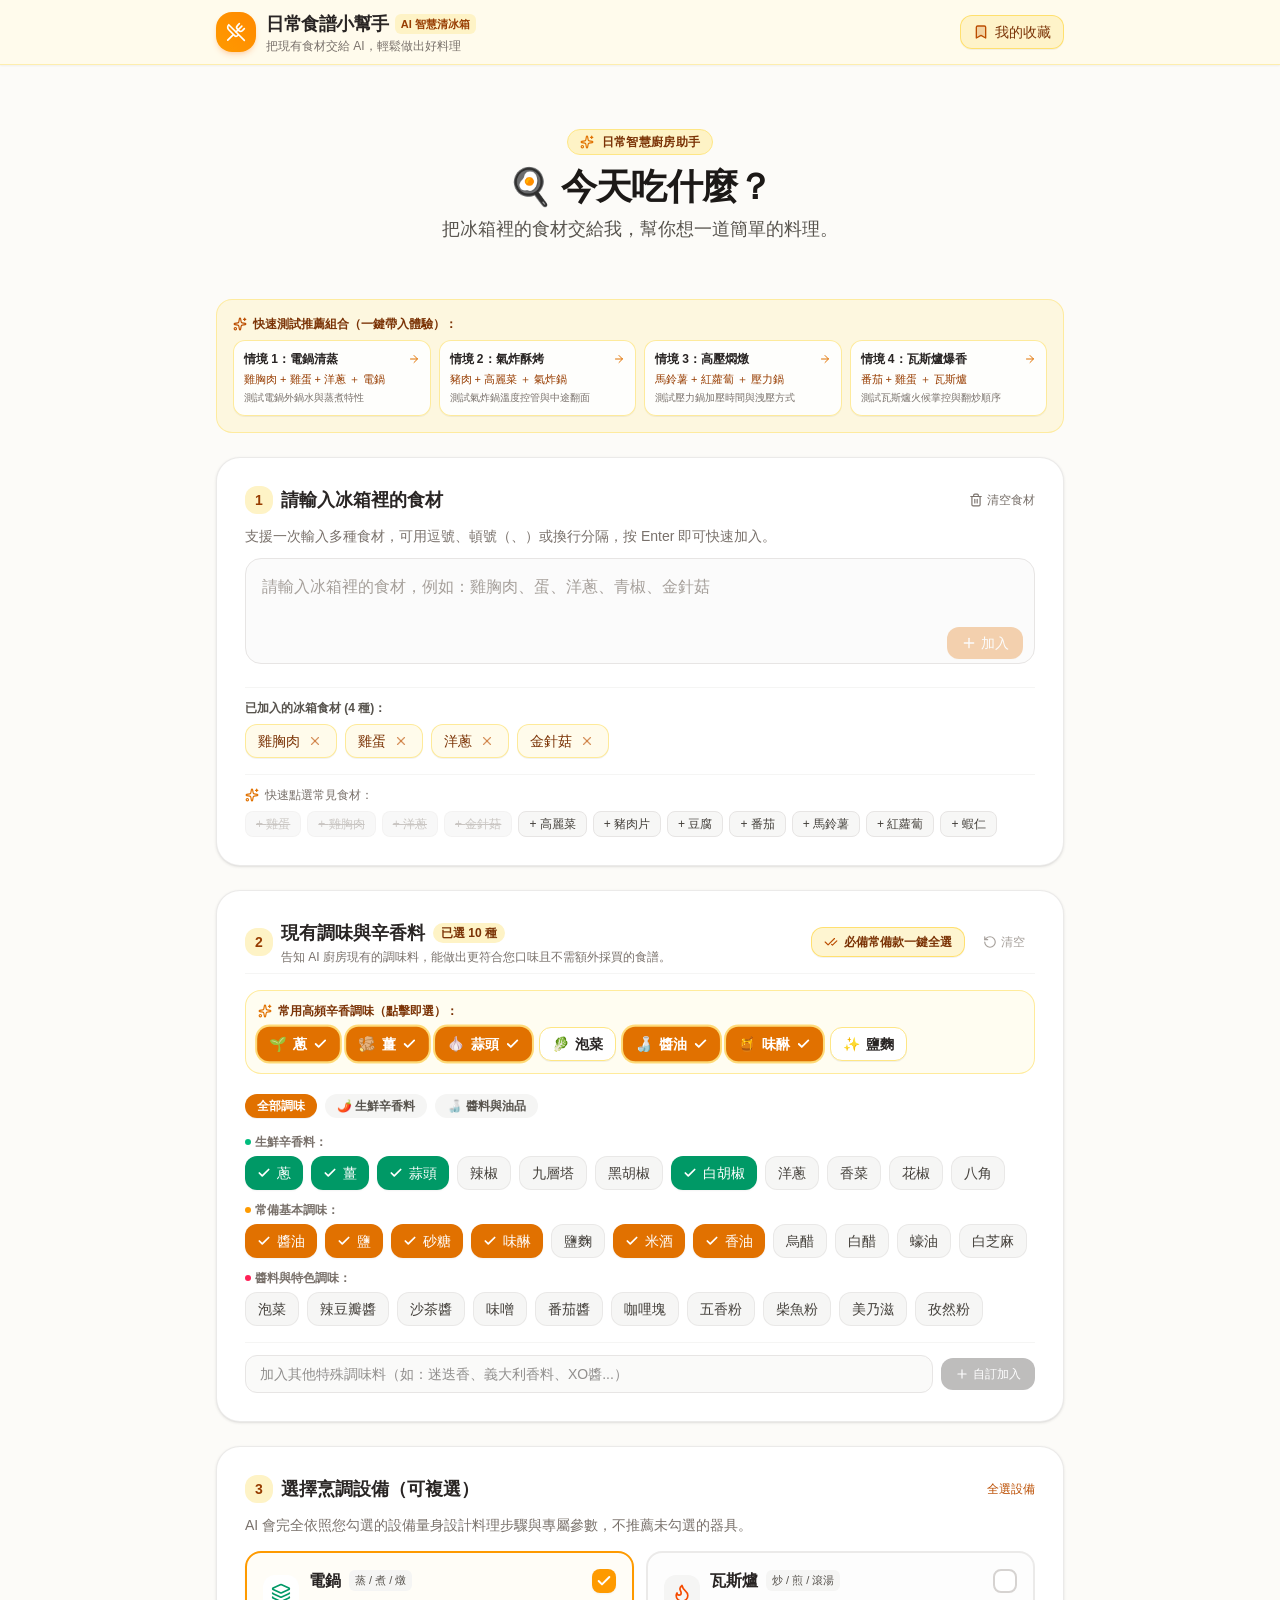
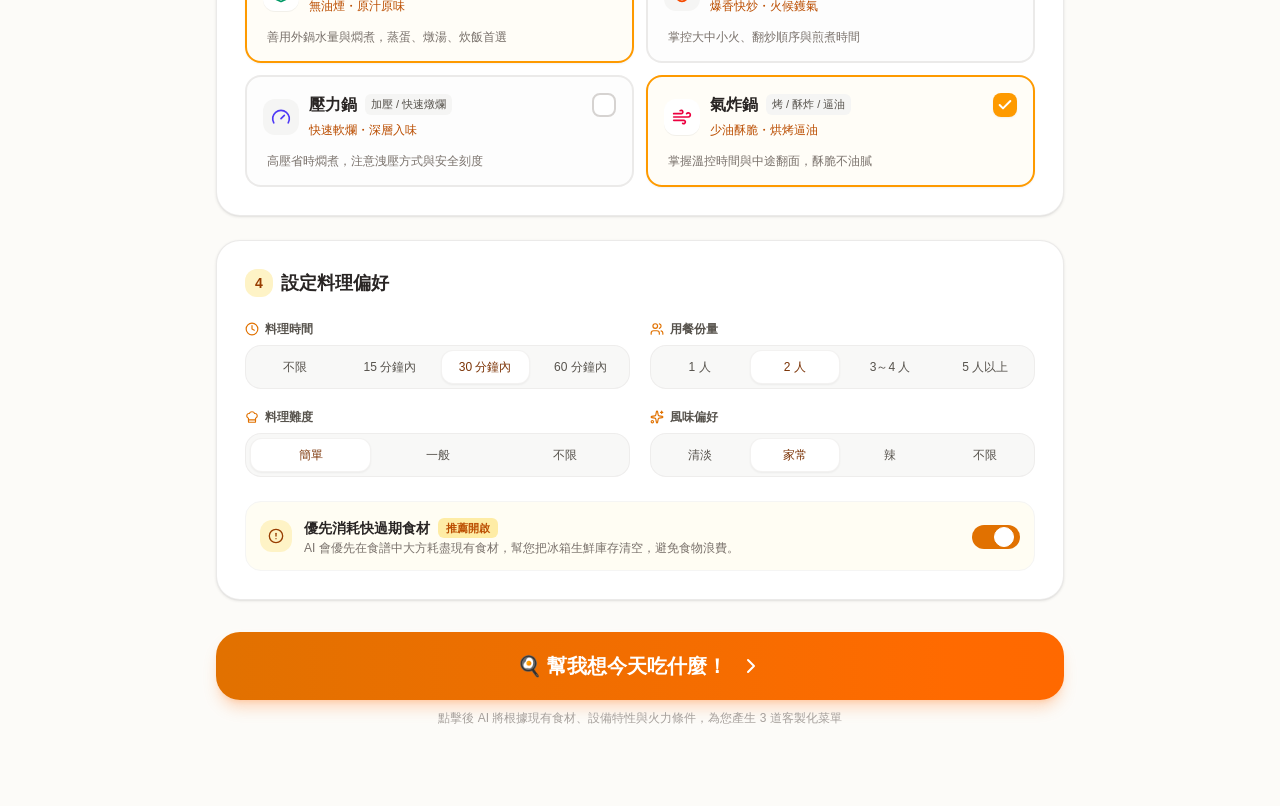
<file: index.html>
<!doctype html>
<html lang="zh-Hant">
  <head>
    <meta charset="UTF-8" />
    <meta name="viewport" content="width=device-width, initial-scale=1.0" />
    <title>日常食譜小幫手</title>
    <meta name="description" content="把冰箱裡的食材交給我，幫你想一道簡單的料理。智慧分析食材與現有烹調設備，產生詳細美味食譜。" />
    <meta property="og:title" content="日常食譜小幫手" />
    <meta property="og:description" content="把冰箱裡的食材交給我，幫你想一道簡單的料理。智慧分析食材與現有烹調設備，產生詳細美味食譜。" />
    <meta property="og:type" content="website" />
    <meta name="twitter:card" content="summary_large_image" />
    <link rel="preconnect" href="https://fonts.googleapis.com">
    <link rel="preconnect" href="https://fonts.gstatic.com" crossorigin>
    <link href="https://fonts.googleapis.com/css2?family=Noto+Sans+TC:wght@400;500;600;700&display=swap" rel="stylesheet">
    <script type="module" crossorigin src="./assets/index-CnHi2gdV.js"></script>
    <link rel="stylesheet" crossorigin href="./assets/index-BbYxwtuF.css">
  </head>
  <body class="bg-amber-50/40 text-stone-800 antialiased font-sans min-h-screen selection:bg-amber-200">
    <div id="root"></div>
  </body>
</html>
</file>
